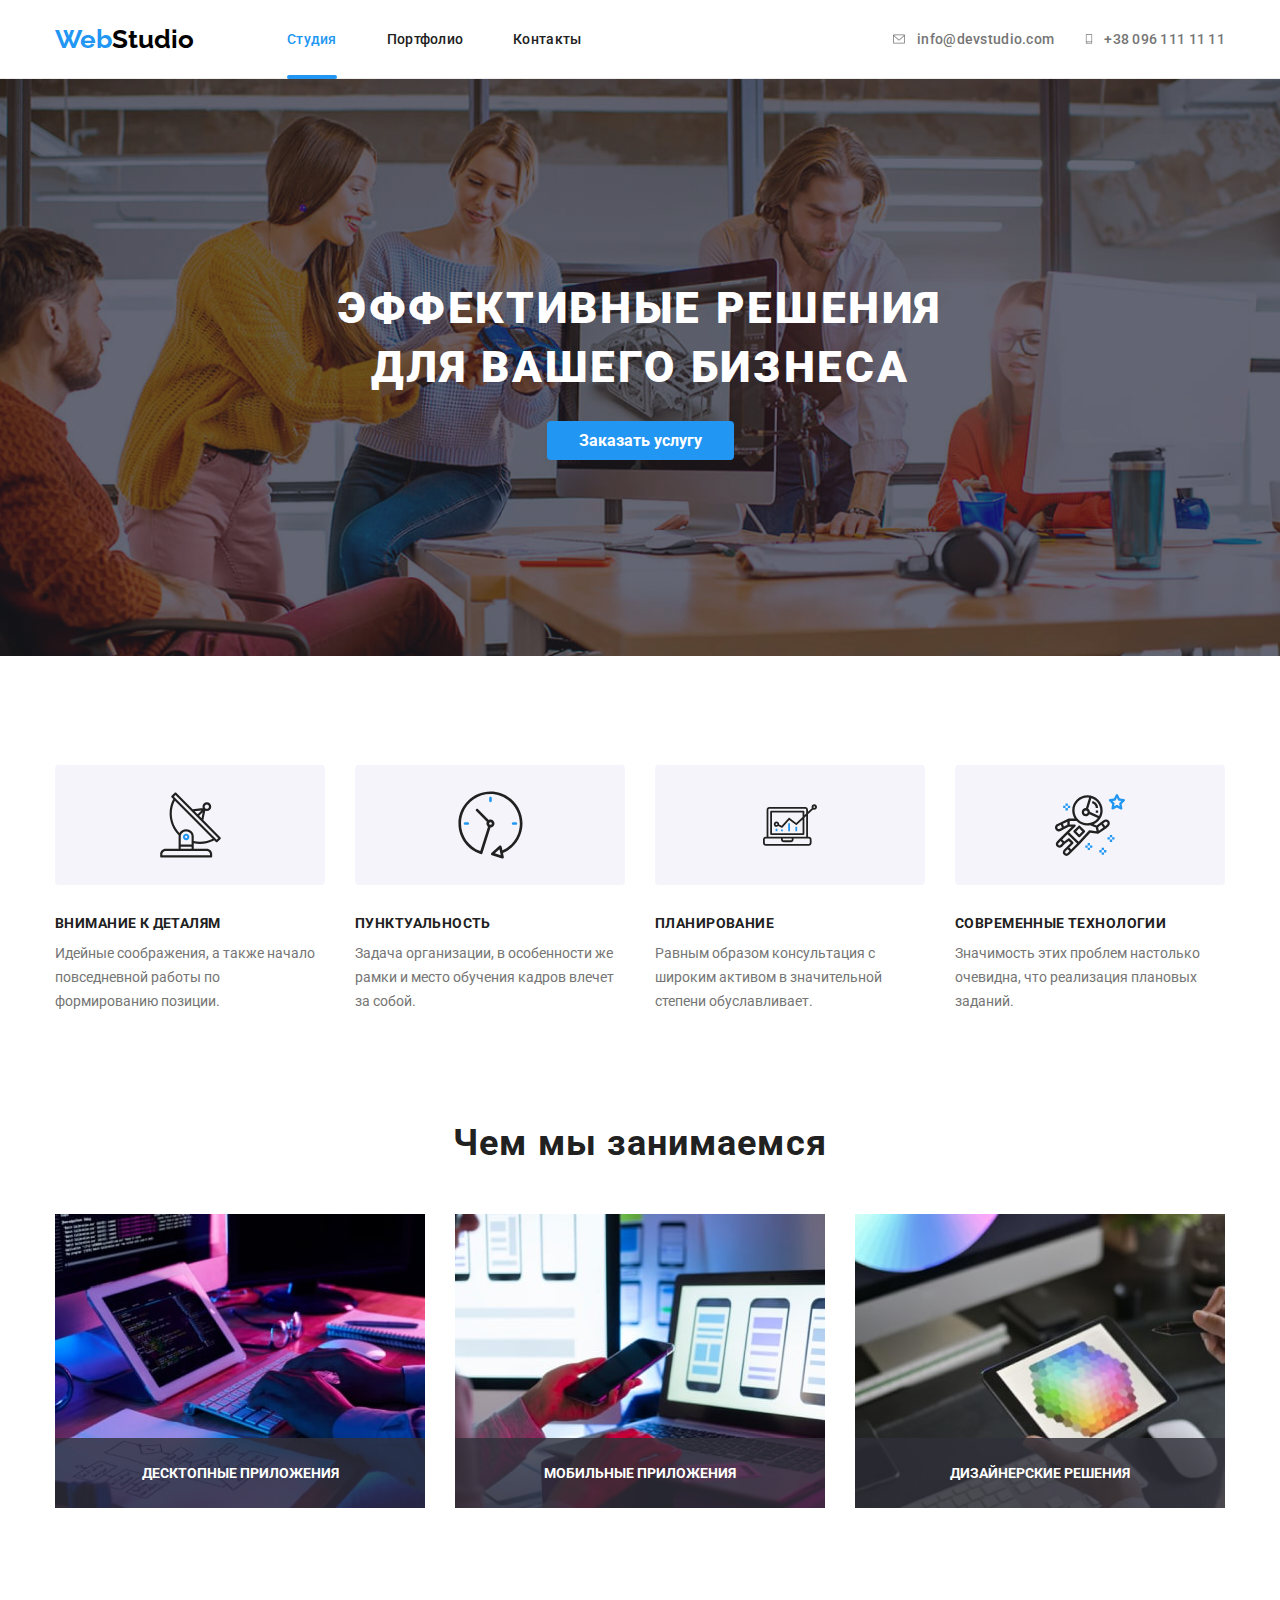
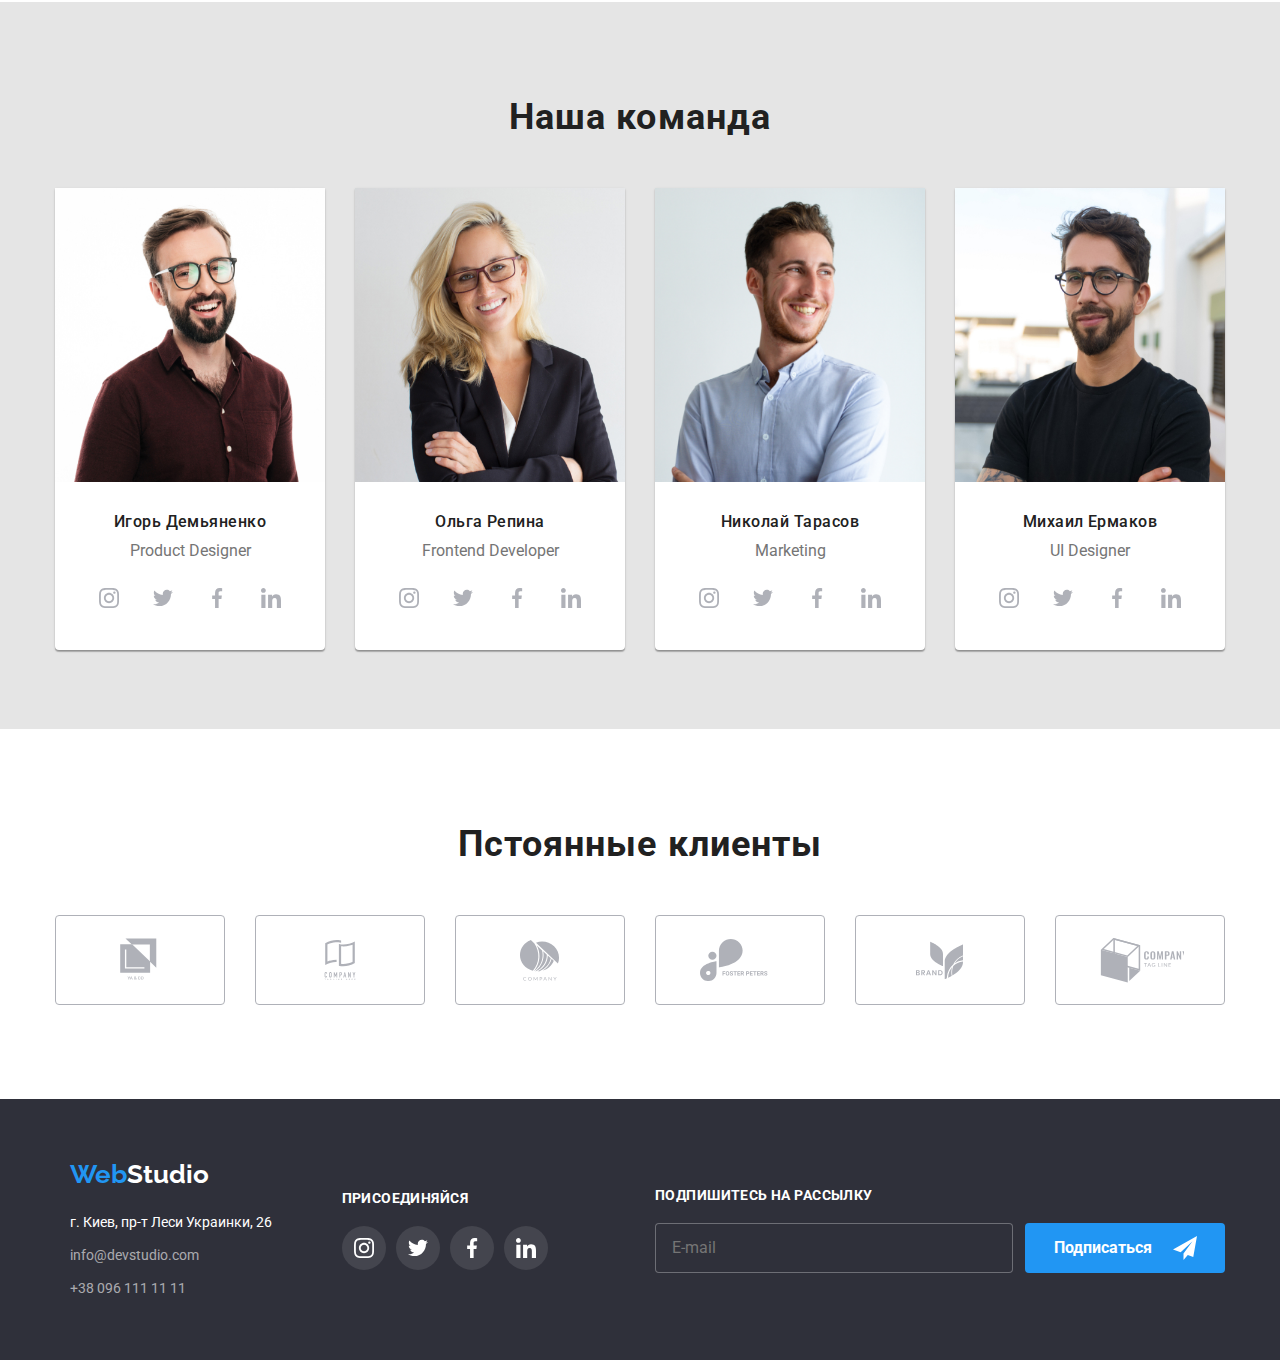
<file: index.html>
<!DOCTYPE html>
<html lang="ru">
  <head>
    <meta charset="UTF-8" />
    <meta name="viewport" content="width=device-width, initial-scale=1.0"/>
    <title>WebStudio</title>
    <link rel="preconnect" href="https://fonts.gstatic.com"/>
    <link href="https://fonts.googleapis.com/css2?family=Raleway:wght@700&family=Roboto:wght@400;500;700;900&display=swap"
      rel="stylesheet">
    <link rel="stylesheet" href="./css/main.min.css">  
  </head>

  <body>
    <header class="header">
    <div class="container header-container">
      <a class="link link-logo" href="./index.html"><span class="logo">Web</span>Studio</a>
      <div class="nav-container" data-menu>
      <nav class="main-nav">
        <ul class="site-nav list">
          <li class="item"><a class="link nav-link" id="activ-link" href="./index.html">Студия</a></li>
          <li class="item"><a class="link nav-link" href="./portfolio.html">Портфолио</a></li>
          <li class="item"><a class="link nav-link" href="#">Контакты</a></li>
        </ul>
      </nav>
      
      <address class="contacts">
        <a class="link contacts-link" href="mailto:info@devstudio.com"
          > <svg class="contacts-icon" width=16 height=12>
            <use href="./img/icon/symbol-defs.svg#icon-mail"></use>
          </svg> info@devstudio.com</a
        >
        <a class="link contacts-link" href="tel:+380961111111">
          <svg class="contacts-icon" width=10 height=16>
          <use href="./img/icon/symbol-defs.svg#icon-phone"></use>
        </svg>
        +38 096 111 11 11</a>
      </address>
     
      </div>
      <button type="button" class="menu-button" data-menu-button>
        <svg class="phon-icon" width=40 height=40>
          <use class="icon-menu" href="./img/icon/symbol-defs.svg#open-menu"></use>
          <use class="icon-cross" href="./img/icon/symbol-defs.svg#close-menu"></use>
        </svg>
      </button>
      </div>
    </header>
    <section class="hero-section">
      <!--order section-->
      <h1 class="meam-title">эффективные решения<br />для вашего бизнеса</h1>
      <a class="link button button-alt" data-modal-open href="#">Заказать услугу</a> 
      <!--/order section-->
    </section>
    
    <section class="about-us-section">
      <!--about us section-->
<div class="container">
      <ul class="list about-us-list">
        <li class="item">
          <div class="about-us-icon">
            <svg class="icon icon-antenna" width=65 height=70><use href="./img/icon/symbol-defs.svg#icon-antenna"></use></svg>
          </div>
          <h3 class="item-title">внимание к деталям</h3>
          <p class="about-us-text">
            Идейные соображения, а также
            начало повседневной работы по
            формированию позиции.
          </p>
        </li>
        <li class="item">
          <div class="about-us-icon">
            <svg class="icon icon-clock" width=67 height=70><use href="./img/icon/symbol-defs.svg#icon-clock"></use></svg>
          </div>
          <h3 class="item-title">пунктуальность</h3>
          <p class="about-us-text">
            Задача организации, в особенности
            же рамки и место обучения кадров
            влечет за собой.
          </p>
        </li>
        <li class="item">
          <div class="about-us-icon">
            <svg class="icon icon-diagram" width=70 height=54><use href="./img/icon/symbol-defs.svg#icon-diagram"></use></svg>
          </div>
          <h3 class="item-title">планирование</h3>
          <p class="about-us-text">
            Равным образом консультация с
            широким активом в значительной
            степени обуславливает.
          </p>
        </li>
        <li class="item">
          <div class="about-us-icon">
            <svg class="icon icon-astronaut" width=70 height=70><use href="./img/icon/symbol-defs.svg#icon-astronaut"></use></svg>
          </div>
          <h3 class="item-title">современные технологии</h3>
          <p class="about-us-text">
            Значимость этих проблем настолько
            очевидна, что реализация плановых
            заданий.
          </p>
        </li>
      </ul>
      </div>
      <!--/about us section-->
    </section>
    <section class="specialization-section">
      <!--specialization section-->
      <div class="container specialization-section-container">
      <h2 class="section-title">Чем мы занимаемся</h2>
      <ul class="list specialization-list">
        <li class="item">
          <img class="img-card"
            src="./img/Specialization/img1.jpg"
            alt="Разработка wed страниц"
            width="370"
            height="264"
          />
          <div class="item-container"><h3 class="item-title">Десктопные приложения</h3></div>
        </li>
        <li class="item">
          <img class="img-card"
            src="./img/Specialization/img2.jpg"
            alt="Разработка мобильных приложений"
            width="370"
            height="264"
          />
          <div class="item-container"><h3 class="item-title">Мобильные приложения</h3></div>
        </li>
        <li class="item">
          <img class="img-card"
            src="./img/Specialization/img3.jpg"
            alt="Web дизайн"
            width="370"
            height="264"
          />
          <div class="item-container"><h3 class="item-title">Дизайнерские решения</h3></div>
        </li>
      </ul>
      </div>
      <!--/specialization section-->
    </section>
    <section class="team-section">
      <!--our team section-->
      <div class="container">
      <h2 class="section-title">Наша команда</h2>
      <ul class="list team-section-list">
        <li class="item">
          
            <img class="img-card"
            srcset="./img/Team/Product-Designer2x.jpg 2x"
              src="./img/Team/Product-Designer.jpg"
              alt="Product Designer"
              
            />
            <h4 class="item-title">Игорь Демьяненко</h4>
            <p class="item-text">Product Designer</p>
            <ul class="list social-list">
              <li class="item"><a href="#" class="link button button-round"><svg class="icon icon-instagram" width=20 height=20><use href="./img/icon/symbol-defs.svg#icon-instagram"></use></svg></a></li>
              <li class="item"><a href="#" class="link button button-round"><svg class="icon icon-twitter" width=20 height=20><use href="./img/icon/symbol-defs.svg#icon-twitter"></use></svg></a></li>
              <li class="item"><a href="#" class="link button button-round"><svg class="icon icon-facebook" width=20 height=20><use href="./img/icon/symbol-defs.svg#icon-facebook"></use></svg></a></li>
              <li class="item"><a href="#" class="link button button-round"><svg class="icon icon-linkedin" width=20 height=20><use href="./img/icon/symbol-defs.svg#icon-linkedin"></use></svg></a></li>
            </ul>
          
        </li>
        <li class="item">
          
            <img class="img-card"
            srcset="./img/Team/Frontend-Developer2x.png 2x"
              src="./img/Team/Frontend-Developer.jpg"
              alt="Frontend Developer"
              
            />
            <h4 class="item-title">Ольга Репина</h4>
            <p class="item-text">Frontend Developer</p>
         <ul class="list social-list">
              <li class="item"><a href="#" class="link button button-round"><svg class="icon icon-instagram" width=20 height=20><use href="./img/icon/symbol-defs.svg#icon-instagram"></use></svg></a></li>
              <li class="item"><a href="#" class="link button button-round"><svg class="icon icon-twitter" width=20 height=20><use href="./img/icon/symbol-defs.svg#icon-twitter"></use></svg></a></li>
              <li class="item"><a href="#" class="link button button-round"><svg class="icon icon-facebook" width=20 height=20><use href="./img/icon/symbol-defs.svg#icon-facebook"></use></svg></a></li>
              <li class="item"><a href="#" class="link button button-round"><svg class="icon icon-linkedin" width=20 height=20><use href="./img/icon/symbol-defs.svg#icon-linkedin"></use></svg></a></li>
            </ul>
        </li>
        <li class="item">
          
            <img class="img-card"
            srcset="./img/Team/Marketing2x.jpg 2x"
              src="./img/Team/Marketing.jpg"
              alt="Marketing"
              
            />
            <h4 class="item-title">Николай Тарасов</h4>
            <p class="item-text">Marketing</p>
          <ul class="list social-list">
              <li class="item"><a href="#" class="link button button-round"><svg class="icon icon-instagram" width=20 height=20><use href="./img/icon/symbol-defs.svg#icon-instagram"></use></svg></a></li>
              <li class="item"><a href="#" class="link button button-round"><svg class="icon icon-twitter" width=20 height=20><use href="./img/icon/symbol-defs.svg#icon-twitter"></use></svg></a></li>
              <li class="item"><a href="#" class="link button button-round"><svg class="icon icon-facebook" width=20 height=20><use href="./img/icon/symbol-defs.svg#icon-facebook"></use></svg></a></li>
              <li class="item"><a href="#" class="link button button-round"><svg class="icon icon-linkedin" width=20 height=20><use href="./img/icon/symbol-defs.svg#icon-linkedin"></use></svg></a></li>
            </ul>
        </li>
        <li class="item">
          
            <img class="img-card"
            srcset="./img/Team/UI-Designer2x.jpg 2x"
              src="./img/Team/UI-Designer.jpg"
              alt="UI Designer"
              
            />
            <h4 class="item-title">Михаил Ермаков</h4>
            <p class="item-text">UI Designer</p>
          <ul class="list social-list">
              <li class="item"><a href="#" class="link button button-round"><svg class="icon icon-instagram" width=20 height=20><use href="./img/icon/symbol-defs.svg#icon-instagram"></use></svg></a></li>
              <li class="item"><a href="#" class="link button button-round"><svg class="icon icon-twitter" width=20 height=20><use href="./img/icon/symbol-defs.svg#icon-twitter"></use></svg></a></li>
              <li class="item"><a href="#" class="link button button-round"><svg class="icon icon-facebook" width=20 height=20><use href="./img/icon/symbol-defs.svg#icon-facebook"></use></svg></a></li>
              <li class="item"><a href="#" class="link button button-round"><svg class="icon icon-linkedin" width=20 height=20><use href="./img/icon/symbol-defs.svg#icon-linkedin"></use></svg></a></li>
            </ul>
        </li>
      </ul>
      </div>
      <!--/us team section-->
    </section>
    
    <section class="customers-section">
      <!--customers section-->
      <div class="container customers-container">
        <h2 class="customers-container-title">Пстоянные клиенты</h2>
        <ul class="list customers-list">
          <li class="item"><a href="#" class="link button button-customers"><svg class="icon icon-instagram" width=44 height=49>
                <use href="./img/icon/symbol-defs.svg#icon-logo-1"></use>
              </svg></a></li>
          <li class="item"><a href="#" class="link button button-customers"><svg class="icon icon-twitter" width=40 height=52>
                <use href="./img/icon/symbol-defs.svg#icon-logo-2"></use>
              </svg></a></li>
          <li class="item"><a href="#" class="link button button-customers"><svg class="icon icon-facebook" width=41 height=43>
                <use href="./img/icon/symbol-defs.svg#icon-logo-3"></use>
              </svg></a></li>
          <li class="item"><a href="#" class="link button button-customers"><svg class="icon icon-linkedin" width=80 height=42>
                <use href="./img/icon/symbol-defs.svg#icon-logo-4"></use>
              </svg></a></li>
          <li class="item"><a href="#" class="link button button-customers"><svg class="icon icon-linkedin" width=59 height=47>
                    <use href="./img/icon/symbol-defs.svg#icon-logo-5"></use>
                  </svg></a></li>
          <li class="item"><a href="#" class="link button button-customers"><svg class="icon icon-linkedin" width=88 height=45>
                        <use href="./img/icon/symbol-defs.svg#icon-logo-6"></use>
                      </svg></a></li>
          </ul>
      </div>
      <!--customers section-->
    </section>
    <footer>
      <div class="container footer-container">
        <div class="footer-ferst-container">
        <div class="address-container">
      <a class="link link-logo link-logo-alt"  href="./index.html"><span class="logo">Web</span>Studio</a>
      <address class="footer-address">
        <ul class="list footer-address-list">
        <li class="item"> г. Киев, пр-т Леси Украинки, 26</li>
        <li class="item"><a class="link" href="mailto:info@devstudio.com">info@devstudio.com</a></li>
        <li class="item"><a class="link" href="tel:+380961111111">+38 096 111 11 11</a></li>
        </ul>
      </address>
      </div>
      <div class="social-container">
        <h4 class="social-container-title">Присоединяйся</h4>
        <ul class="list social-list">
          <li class="item"><a href="#" class="link button button-round button-round-alt"><svg class="icon icon-instagram" width=20 height=20>
                <use href="./img/icon/symbol-defs.svg#icon-instagram"></use>
              </svg></a></li>
          <li class="item"><a href="#" class="link button button-round button-round-alt"><svg class="icon icon-twitter" width=20 height=20>
                <use href="./img/icon/symbol-defs.svg#icon-twitter"></use>
              </svg></a></li>
          <li class="item"><a href="#" class="link button button-round button-round-alt"><svg class="icon icon-facebook" width=20 height=20>
                <use href="./img/icon/symbol-defs.svg#icon-facebook"></use>
              </svg></a></li>
          <li class="item"><a href="#" class="link button button-round button-round-alt"><svg class="icon icon-linkedin" width=20 height=20>
                <use href="./img/icon/symbol-defs.svg#icon-linkedin"></use>
              </svg></a></li>
        </ul>
      </div>
      </div>
      <div class="form-container form-item">
        <h4 class="social-container-title">Подпишитесь на рассылку</h4>
        <form class="form-send" name="subscription-form" class="subscription-form">
          <input type="email" name="email" placeholder="E-mail" class="form-input form-send-input">
          <button class="button button-alt button-send" type="submit"> Подписаться 
            <svg class="send-icon" width=24 height=24>
            <use href="./img/icon/symbol-defs.svg#send"></use>
          </svg>
        </button>
        </form>
      </div>
      </div>
    </footer>
    <div data-modal class="backdrop is-hidden">
      <div class="modal">
        <button data-modal-close class="button-close">
        <svg width=30 height=30><use href="./img/icon/symbol-defs.svg#close"></use></svg>
        </button>
        <h2 class="modal-title">Оставьте свои данные, мы вам перезвоним</h2>
        <form class="modal-form">
<div class="form-item">
  <label class="form-field">
<span class="form-label">Имя</span>
<input type="text" name="name" class="form-input">
<svg class="icon form-icon" width=18 height=18>
  <use href="./img/icon/symbol-defs.svg#person"></use>
</svg>
</label>
</div>
<div class="form-item">
<label class="form-field">
  <span class="form-label">Телефон</span>
<input type="tel" name="phone" class="form-input">
<svg class="icon form-icon" width=18 height=18>
  <use href="./img/icon/symbol-defs.svg#phone"></use>
</svg>
</label>
</div>
<div class="form-item">
  <label class="form-field">
<span class="form-label">Почта</span>
<input type="email" name="email" class="form-input">
<svg class="icon form-icon" width=18 height=18>
  <use href="./img/icon/symbol-defs.svg#email"></use>
</svg>
</label>

</div>
<div class="form-item">
  <label class="form-field">
    <span class="form-label">Коментарий</span>
    <textarea name="Comment" rows="4" class="form-input textarea" placeholder="Введите текст"></textarea>
  </label>
</div>
<div class="form-checkbox">
  
<label class="form-policy" for="policy"> 
  <input class="checkbox" type="checkbox" name="policy" id="policy">
  <span class="icon-ceck"></span>
  Соглашаюсь с рассылкой и принимаю <a class="form-link" href="#">Условия договора</a></label>
</div>
<button class="button button-alt" type="submit">Отправить</button>

        </form>
      </div>
    </div>
    <script src="./js/modal.js"></script>
    <script src="./js/menu.js"></script>
  </body>
</html>
</file>
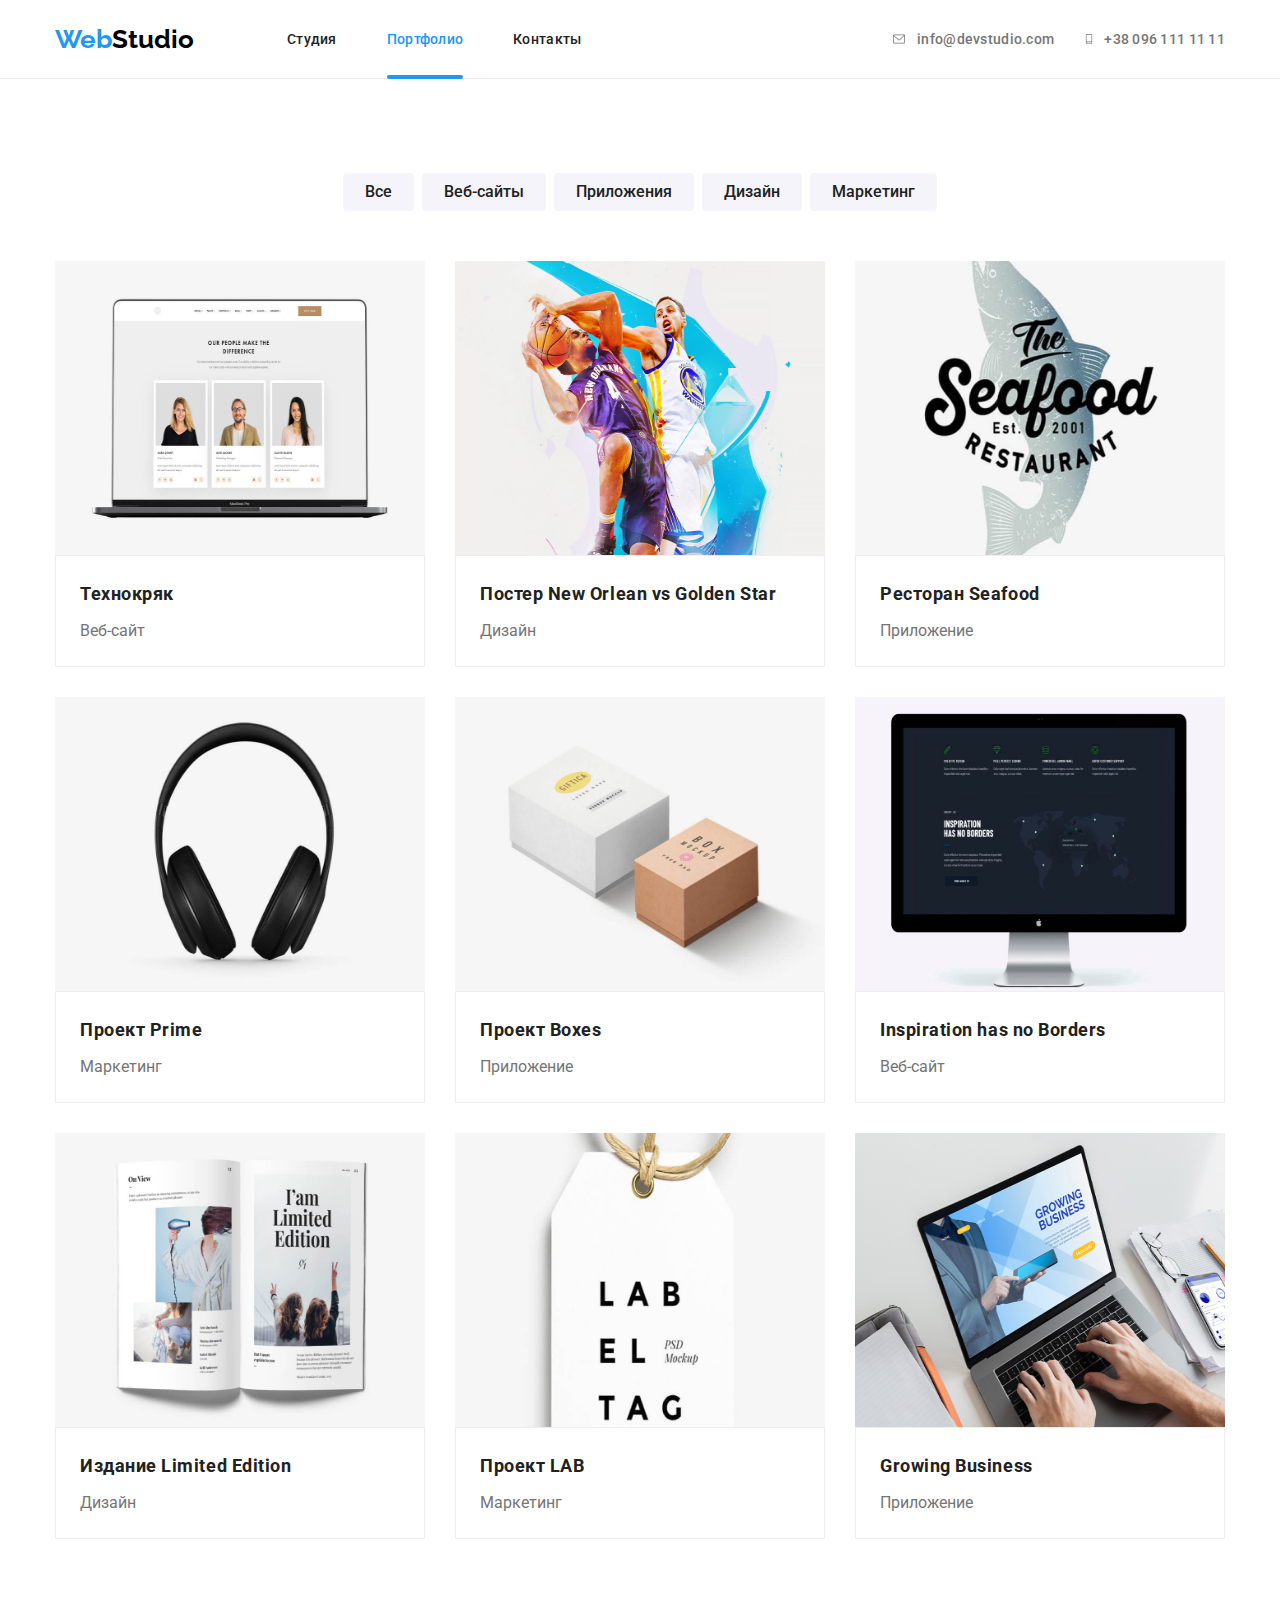
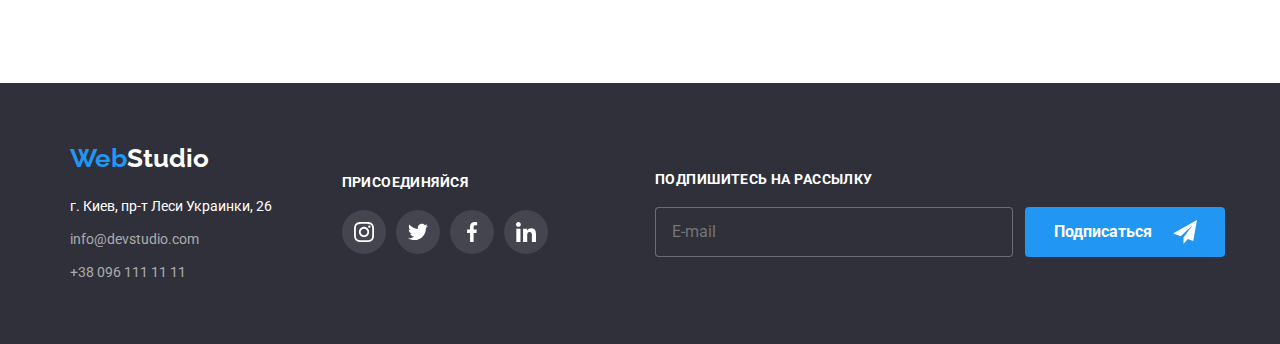
<file: portfolio.html>
<!DOCTYPE html>
<html lang="ru">
  <head>
    <meta charset="UTF-8" />
    <meta name="viewport" content="width=device-width, initial-scale=1.0" />
    <title>Portfolio</title>
    <link rel="preconnect" href="https://fonts.gstatic.com" />
    <link href="https://fonts.googleapis.com/css2?family=Raleway:wght@700&family=Roboto:wght@400;500;700;900&display=swap"
    rel="stylesheet"
    />
    <link rel="stylesheet" href="./css/main.min.css">
  </head>

  <body>
    <header class="header">
      <div class="container header-container">
        <a class="link link-logo" href="./index.html"><span class="logo">Web</span>Studio</a>
        <div class="nav-container" data-menu>
          <nav class="main-nav">
            <ul class="site-nav list">
              <li class="item"><a class="link nav-link" href="./index.html">Студия</a></li>
              <li class="item"><a class="link nav-link" id="activ-link"  href="./portfolio.html">Портфолио</a></li>
              <li class="item"><a class="link nav-link" href="#">Контакты</a></li>
            </ul>
          </nav>
    
          <address class="contacts">
            <a class="link contacts-link" href="mailto:info@devstudio.com"> <svg class="contacts-icon" width=16 height=12>
                <use href="./img/icon/symbol-defs.svg#icon-mail"></use>
              </svg> info@devstudio.com</a>
            <a class="link contacts-link" href="tel:+380961111111">
              <svg class="contacts-icon" width=10 height=16>
                <use href="./img/icon/symbol-defs.svg#icon-phone"></use>
              </svg>
              +38 096 111 11 11</a>
          </address>
    
        </div>
        <button type="button" class="menu-button" data-menu-button>
          <svg class="phon-icon" width=40 height=40>
            <use class="icon-menu" href="./img/icon/symbol-defs.svg#open-menu"></use>
            <use class="icon-cross" href="./img/icon/symbol-defs.svg#close-menu"></use>
          </svg>
        </button>
      </div>
    </header>
    <main>
      <div class="container portfolio-container">

      <ul class="list portfolio-button-list">
        <li class="item"><button class="button">Все</button></li>
        <li class="item"><button class="button">Веб-сайты</button></li>
        <li class="item"><button class="button">Приложения</button></li>
        <li class="item"><button class="button">Дизайн</button></li>
        <li class="item"><button class="button">Маркетинг</button></li>
      </ul>

      <ul class="list portfolio-card-list">
        <li class="portfolio-item">
            <a class="link portfolio-card" href="#">
              <div class="card-thumd">
              <img class="img-card"
              srcset="./img/portfolio/img1-2x.jpg 2x"
              src="./img/portfolio/img1.jpg"
              alt="Технокряк"
              
            />
            <div class="hover-transform"><p class="text-card">Технокряк это современная площадка распространения коронавируса. Компании используют эту платформу для цифрового шпионажа и атак на защищённые сервера конкурентов.</p></div>
            </div>
            <div class="card-deckription">
            <h2 class="card-title">Технокряк</h2>
            <p class="portfolio-card-text">Веб-сайт</p>
            </div>
            </a>
        </li>
        <li class="portfolio-item">
          <a class="link portfolio-card" href="#">
            <div class="card-thumd">
            <img class="img-card"
            srcset="./img/portfolio/img2-2x.jpg 2x"
              src="./img/portfolio/img2.jpg"
              alt="Постер New Orlean vs Golden Star"
              
            />
            <div class="hover-transform"><p class="text-card">Технокряк это современная площадка распространения коронавируса. Компании используют эту платформу для цифрового шпионажа и атак на защищённые сервера конкурентов.</p></div>
            </div>
            <div class="card-deckription">
            <h2 class="card-title">Постер New Orlean vs Golden Star</h2>
            <p class="portfolio-card-text">Дизайн</p>
            </div>
            </a>
        </li>
        <li class="portfolio-item">
          <a class="link portfolio-card" href="#">
            <div class="card-thumd">
            <img class="img-card"
            srcset="./img/portfolio/img3-2x.jpg 2x"
              src="./img/portfolio/img3.jpg"
              alt="Ресторан Seafood"
             
            />
            <div class="hover-transform"><p class="text-card">Технокряк это современная площадка распространения коронавируса. Компании используют эту платформу для цифрового шпионажа и атак на защищённые сервера конкурентов.</p></div>
            </div>
            <div class="card-deckription">
            <h2 class="card-title">Ресторан Seafood</h2>
            <p class="portfolio-card-text">Приложение</p>
            </div>
            </a>
        </li>
        <li class="portfolio-item">
          <a class="link portfolio-card" href="#">
            <div class="card-thumd">
            <img class="img-card"
            srcset="./img/portfolio/img4-2x.jpg 2x"
              src="./img/portfolio/img4.jpg"
              alt="Проект Prime"
              
            />
            <div class="hover-transform"><p class="text-card">Технокряк это современная площадка распространения коронавируса. Компании используют эту платформу для цифрового шпионажа и атак на защищённые сервера конкурентов.</p></div>
            </div>
            <div class="card-deckription">
            <h2 class="card-title">Проект Prime</h2>
            <p class="portfolio-card-text">Маркетинг</p>
            </div>
            </a>
        </li>
        <li class="portfolio-item">
          <a class="link portfolio-card" href="#">
            <div class="card-thumd">
            <img class="img-card"
            srcset="./img/portfolio/img5-2x.jpg 2x"
              src="./img/portfolio/img5.jpg"
              alt="Проект Boxes"
              
            />
            <div class="hover-transform"><p class="text-card">Технокряк это современная площадка распространения коронавируса. Компании используют эту платформу для цифрового шпионажа и атак на защищённые сервера конкурентов.</p></div>
            </div>
            <div class="card-deckription">
            <h2 class="card-title">Проект Boxes</h2>
            <p class="portfolio-card-text">Приложение</p>
            </div>
            </a>
        </li>
        <li class="portfolio-item">
          <a class="link portfolio-card" href="#">
            <div class="card-thumd">
            <img class="img-card"
            srcset="./img/portfolio/img6-2x.jpg 2x"
              src="./img/portfolio/img6.jpg"
              alt="Inspiration has no Borders"
             
            />
            <div class="hover-transform"><p class="text-card">Технокряк это современная площадка распространения коронавируса. Компании используют эту платформу для цифрового шпионажа и атак на защищённые сервера конкурентов.</p></div>
            </div>
            <div class="card-deckription">
            <h2 class="card-title">Inspiration has no Borders</h2>
            <p class="portfolio-card-text">Веб-сайт</p>
            </div>
            </a>
        </li>
        <li class="portfolio-item">
          <a class="link portfolio-card" href="#">
            <div class="card-thumd">
            <img class="img-card"
            srcset="./img/portfolio/img7-2x.jpg 2x"
              src="./img/portfolio/img7.jpg"
              alt="Издание Limited Edition"
              
            />
            <div class="hover-transform"><p class="text-card">Технокряк это современная площадка распространения коронавируса. Компании используют эту платформу для цифрового шпионажа и атак на защищённые сервера конкурентов.</p></div>
            </div>
            <div class="card-deckription">
            <h2 class="card-title">Издание Limited Edition</h2>
            <p class="portfolio-card-text">Дизайн</p>
            </div>
            </a>
        </li>
        <li class="portfolio-item">
          <a class="link portfolio-card" href="#">
            <div class="card-thumd">
            <img class="img-card" src="./img/portfolio/img8.jpg" 
            srcset="./img/portfolio/img8-2x.jpg 2x"
            alt="Проект LAB" />
            <div class="hover-transform"><p class="text-card">Технокряк это современная площадка распространения коронавируса. Компании используют эту платформу для цифрового шпионажа и атак на защищённые сервера конкурентов.</p></div>
            </div>
            <div class="card-deckription">
            <h2 class="card-title">Проект LAB</h2>
            <p class="portfolio-card-text">Маркетинг</p>
            </div>
            </a>
        </li>
        <li class="portfolio-item">
          <a class="link portfolio-card" href="#">
            <div class="card-thumd">
            <img class="img-card"
              src="./img/portfolio/img9.jpg"
              srcset="./img/portfolio/img9-2x.jpg 2x"
              alt="Growing Business"

              
            />
            <div class="hover-transform"><p class="text-card">Технокряк это современная площадка распространения коронавируса. Компании используют эту платформу для цифрового шпионажа и атак на защищённые сервера конкурентов.</p></div>
            </div>
            <div class="card-deckription">
            <h2 class="card-title">Growing Business</h2>
            <p class="portfolio-card-text">Приложение</p>
            </div>
            </a>
        </li>
      </ul>
      </div>
    </main>
<footer>
  <div class="container footer-container">
    <div class="footer-ferst-container">
      <div class="address-container">
        <a class="link link-logo link-logo-alt" href="./index.html"><span class="logo">Web</span>Studio</a>
        <address class="footer-address">
          <ul class="list footer-address-list">
            <li class="item"> г. Киев, пр-т Леси Украинки, 26</li>
            <li class="item"><a class="link" href="mailto:info@devstudio.com">info@devstudio.com</a></li>
            <li class="item"><a class="link" href="tel:+380961111111">+38 096 111 11 11</a></li>
          </ul>
        </address>
      </div>
      <div class="social-container">
        <h4 class="social-container-title">Присоединяйся</h4>
        <ul class="list social-list">
          <li class="item"><a href="#" class="link button button-round button-round-alt"><svg
                class="icon icon-instagram" width=20 height=20>
                <use href="./img/icon/symbol-defs.svg#icon-instagram"></use>
              </svg></a></li>
          <li class="item"><a href="#" class="link button button-round button-round-alt"><svg class="icon icon-twitter"
                width=20 height=20>
                <use href="./img/icon/symbol-defs.svg#icon-twitter"></use>
              </svg></a></li>
          <li class="item"><a href="#" class="link button button-round button-round-alt"><svg class="icon icon-facebook"
                width=20 height=20>
                <use href="./img/icon/symbol-defs.svg#icon-facebook"></use>
              </svg></a></li>
          <li class="item"><a href="#" class="link button button-round button-round-alt"><svg class="icon icon-linkedin"
                width=20 height=20>
                <use href="./img/icon/symbol-defs.svg#icon-linkedin"></use>
              </svg></a></li>
        </ul>
      </div>
    </div>
    <div class="form-container form-item">
      <h4 class="social-container-title">Подпишитесь на рассылку</h4>
      <form class="form-send" name="subscription-form" class="subscription-form">
        <input type="email" name="email" placeholder="E-mail" class="form-input form-send-input">
        <button class="button button-alt button-send" type="submit"> Подписаться
          <svg class="send-icon" width=24 height=24>
            <use href="./img/icon/symbol-defs.svg#send"></use>
          </svg>
        </button>
      </form>
    </div>
  </div>
</footer>
<script src="./js/menu.js"></script>
  </body>
</html>
</file>
<file: css/main.min.css>
/*! normalize.css v8.0.1 | MIT License | github.com/necolas/normalize.css */html{line-height:1.15;-webkit-text-size-adjust:100%}body{margin:0}main{display:block}h1{font-size:2em;margin:0.67em 0}hr{-webkit-box-sizing:content-box;box-sizing:content-box;height:0;overflow:visible}pre{font-family:monospace, monospace;font-size:1em}a{background-color:transparent}abbr[title]{border-bottom:none;text-decoration:underline;-webkit-text-decoration:underline dotted;text-decoration:underline dotted}b,strong{font-weight:bolder}code,kbd,samp{font-family:monospace, monospace;font-size:1em}small{font-size:80%}sub,sup{font-size:75%;line-height:0;position:relative;vertical-align:baseline}sub{bottom:-0.25em}sup{top:-0.5em}img{border-style:none}button,input,optgroup,select,textarea{font-family:inherit;font-size:100%;line-height:1.15;margin:0}button,input{overflow:visible}button,select{text-transform:none}button,[type="button"],[type="reset"],[type="submit"]{-webkit-appearance:button}button::-moz-focus-inner,[type="button"]::-moz-focus-inner,[type="reset"]::-moz-focus-inner,[type="submit"]::-moz-focus-inner{border-style:none;padding:0}button:-moz-focusring,[type="button"]:-moz-focusring,[type="reset"]:-moz-focusring,[type="submit"]:-moz-focusring{outline:1px dotted ButtonText}fieldset{padding:0.35em 0.75em 0.625em}legend{-webkit-box-sizing:border-box;box-sizing:border-box;color:inherit;display:table;max-width:100%;padding:0;white-space:normal}progress{vertical-align:baseline}textarea{overflow:auto}[type="checkbox"],[type="radio"]{-webkit-box-sizing:border-box;box-sizing:border-box;padding:0}[type="number"]::-webkit-inner-spin-button,[type="number"]::-webkit-outer-spin-button{height:auto}[type="search"]{-webkit-appearance:textfield;outline-offset:-2px}[type="search"]::-webkit-search-decoration{-webkit-appearance:none}::-webkit-file-upload-button{-webkit-appearance:button;font:inherit}details{display:block}summary{display:list-item}template{display:none}[hidden]{display:none}:root{--main-text-color: #757575;--header-text-color: #212121;--main-title-color: #ffffff;--title-color: #212121;--accent-color: #2196f3;--ferst-background-color: #e5e5e5;--second-background-color: #ffffff;--background-section-color: #2f303a;--logo-color: #000000;--address-color: rgba(255, 255, 255, 0.6);--partfolio-border-color: #eeeeee;--ferst-icon-color: #afb1b8;--background-icon-color: #f5f4fa;--footer-background-icon-color: #44454e;--specialization-title-background-color: rgba(47, 48, 58, 0.8);--backdrop-color: rgba(0, 0, 0, 0.2);--hover-card-background-color: rgba(33, 150, 243, 0.9);--animation: cubic-bezier(0.4, 0, 0.2, 1);--form-border-color: rgba(33, 33, 33, 0.2);--placeholder-color: rgba(117, 117, 117, 0.5);--checkbox-icon-color: rgba(33, 33, 33, 1);--form-send-color: rgba(255, 255, 255, 0.3)}*,*::before,*::after{-webkit-box-sizing:border-box;box-sizing:border-box}body{font-family:'Roboto', sans-serif}.link{font-style:normal;text-decoration:none}.list{margin-top:0px;margin-bottom:0px;padding:0px;list-style:none}.container{margin-left:auto;margin-right:auto;width:100%;padding-left:15px;padding-right:15px}@media screen and (min-width: 480px){.container{width:480px}}@media screen and (min-width: 768px){.container{width:768px}}@media screen and (min-width: 1200px){.container{width:1200px}}h1{margin-top:0px;margin-bottom:30px;color:var(--main-title-color);font-weight:900;font-size:26px;line-height:1.33em;text-transform:uppercase;text-align:center;letter-spacing:0.06em}@media screen and (min-width: 1200px){h1{font-size:44px}}h2{margin:0px;font-style:normal;font-weight:bold;font-size:28px;line-height:33px;text-align:center;letter-spacing:0.03em;color:var(--title-color)}@media screen and (min-width: 1200px){h2{font-size:36px;line-height:42px}}h3{margin:0px;font-style:normal;font-weight:500;font-size:16px;line-height:19px;color:var(--title-color)}h4{margin:0;font-style:normal;font-weight:500;font-size:16px;line-height:19px;text-align:center;letter-spacing:0.03em}.button{height:38px;padding:6px 22px;background-color:var(--background-icon-color);border-radius:4px;border:0px;color:var(--title-color);font-family:Roboto;font-style:normal;font-weight:500;font-size:16px;-webkit-transition:background-color 250ms var(--animation),color 250ms var(--animation);transition:background-color 250ms var(--animation),color 250ms var(--animation);cursor:pointer}.button:hover,.button:focus{background-color:var(--accent-color);border:0px;color:var(--main-title-color);-webkit-box-shadow:0px 3px 1px rgba(0,0,0,0.1),0px 1px 2px rgba(0,0,0,0.08),0px 2px 2px rgba(0,0,0,0.12);box-shadow:0px 3px 1px rgba(0,0,0,0.1),0px 1px 2px rgba(0,0,0,0.08),0px 2px 2px rgba(0,0,0,0.12);outline:none}.button-alt{min-width:200px;height:50px;padding:10px 32px;color:var(--main-title-color);background-color:var(--accent-color);font-weight:700;font-size:16px;line-height:30px}.button-alt:hover,.button-alt:focus{-webkit-box-shadow:none;box-shadow:none}.button-round{display:inline-block;padding:12px;width:44px;height:44px;border-radius:50%;background-color:var(--second-background-color);color:var(--ferst-icon-color)}.button-round-alt{background-color:var(--footer-background-icon-color);color:var(--main-title-color)}.social-list>.item+.item{margin-left:10px}.social-list{display:-webkit-box;display:-ms-flexbox;display:flex;margin-top:16px;-webkit-box-pack:center;-ms-flex-pack:center;justify-content:center}.button-send{position:relative;padding-left:29px;text-align:left}.button-send .send-icon{position:absolute;top:13px;right:28px}.button-customers{display:-webkit-box;display:-ms-flexbox;display:flex;height:90px;width:100%;-webkit-box-align:center;-ms-flex-align:center;align-items:center;-webkit-box-pack:center;-ms-flex-pack:center;justify-content:center;border:1px solid var(--ferst-icon-color);background-color:var(--second-background-color);color:var(--ferst-icon-color);-webkit-transition:border 250ms var(--animation),color 250ms var(--animation);transition:border 250ms var(--animation),color 250ms var(--animation)}.button-customers:hover,.button-customers:focus{border:1px solid var(--accent-color);background-color:var(--second-background-color);color:var(--accent-color);-webkit-box-shadow:none;box-shadow:none}.link-logo{display:inline-block;font-family:Raleway;font-style:normal;font-weight:700;font-size:26px;line-height:31px;color:var(--logo-color)}@media screen and (min-width: 768px){.link-logo{margin-right:88px}}@media screen and (min-width: 1200px){.link-logo{margin-right:93px}}.link-logo:visited{color:var(--logo-color)}.logo{color:var(--accent-color)}.link-logo-alt{margin-right:0;color:var(--main-title-color)}.link-logo-alt:visited{color:var(--main-title-color)}.menu-button{display:-webkit-inline-box;display:-ms-inline-flexbox;display:inline-flex;margin:0;padding:0;border:none;background-color:transparent;outline:none;-webkit-transition:color 250ms var(--animation);transition:color 250ms var(--animation)}.menu-button:hover{color:var(--accent-color)}@media screen and (min-width: 768px){.menu-button{display:none}}.menu-button .icon-cross{display:none}.is-open .icon-cross{display:block}@media screen and (min-width: 768px){.is-open .icon-cross{display:none}}.is-open .icon-menu{display:none}.form-input{position:relative;height:40px;padding-top:12px;padding-bottom:12px;border:1px solid var(--form-border-color);border-radius:4px;outline:none;font-size:14px;-webkit-transition:border 250ms var(--animation);transition:border 250ms var(--animation)}.form-input:focus-within,.form-input:hover{border:1px solid var(--accent-color)}.header{position:relative;border-bottom:1px solid #ececec}.header-container{display:-webkit-box;display:-ms-flexbox;display:flex;-webkit-box-align:center;-ms-flex-align:center;align-items:center;-webkit-box-pack:justify;-ms-flex-pack:justify;justify-content:space-between;padding-top:16px;padding-bottom:16px}@media screen and (min-width: 768px){.header-container{padding-top:0px;padding-bottom:0px}}.nav-container{display:none;position:absolute;width:100%;top:100%;left:0;padding:60px;text-align:center;background-color:var(--second-background-color)}@media screen and (min-width: 768px){.nav-container{display:-webkit-box;display:-ms-flexbox;display:flex;position:static;-webkit-box-pack:justify;-ms-flex-pack:justify;justify-content:space-between;padding:0;background-color:transparent}}.nav-container.is-open{display:block;z-index:2}@media screen and (min-width: 768px){.nav-container.is-open{display:-webkit-box;display:-ms-flexbox;display:flex}}@media screen and (min-width: 768px){.site-nav{display:-webkit-box;display:-ms-flexbox;display:flex}}.site-nav .link{display:inline-block;margin-bottom:40px;padding-bottom:8px;color:var(--header-text-color);font-weight:500;font-size:14px;line-height:16px;letter-spacing:0.02em;-webkit-transition:color 250ms var(--animation);transition:color 250ms var(--animation)}@media screen and (min-width: 768px){.site-nav .link{padding-top:31px;padding-bottom:31px;margin-bottom:0}}@media screen and (min-width: 768px){.site-nav .item:not(:last-child){margin-right:50px}}.site-nav .nav-link:hover,.site-nav .nav-link:focus{color:var(--accent-color)}.contacts-link{display:-webkit-box;display:-ms-flexbox;display:flex;-webkit-box-align:center;-ms-flex-align:center;align-items:center;color:var(--main-text-color);font-weight:500;font-size:14px;line-height:16px;letter-spacing:0.02em;-webkit-transition:color 250ms var(--animation);transition:color 250ms var(--animation)}.contacts-link:hover,.contacts-link:focus{color:var(--accent-color)}.contacts-link+.contacts-link{margin-top:16px}@media screen and (min-width: 768px){.contacts-link+.contacts-link{margin-top:10px}}@media screen and (min-width: 1200px){.contacts-link+.contacts-link{margin-top:0;margin-left:30px}}.contacts-icon{margin-right:10px}.nav-container .contacts{display:-webkit-box;display:-ms-flexbox;display:flex;-webkit-box-orient:vertical;-webkit-box-direction:normal;-ms-flex-direction:column;flex-direction:column;-webkit-box-align:center;-ms-flex-align:center;align-items:center;margin-top:20px}@media screen and (min-width: 768px){.nav-container .contacts{margin:0;-webkit-box-pack:center;-ms-flex-pack:center;justify-content:center}}@media screen and (min-width: 1200px){.nav-container .contacts{-webkit-box-orient:horizontal;-webkit-box-direction:normal;-ms-flex-direction:row;flex-direction:row}}#activ-link{position:relative;color:var(--accent-color)}#activ-link::after{position:absolute;left:0;bottom:-1px;content:'';width:100%;height:4px;border-radius:2px;background-color:var(--accent-color);opacity:1}.hero-section{padding-top:200px;padding-bottom:200px;margin-left:auto;margin-right:auto;background-color:var(--background-section-color);text-align:center;background-image:-webkit-gradient(linear, left top, right top, from(rgba(47,48,58,0.4)), to(rgba(47,48,58,0.4))),url("../img/background-hero-m.jpg");background-image:linear-gradient(to right, rgba(47,48,58,0.4), rgba(47,48,58,0.4)),url("../img/background-hero-m.jpg");background-size:cover;background-position:center}@media screen and (min-device-pixel-ratio: 2), screen and (-webkit-min-device-pixel-ratio: 2), screen and (min-resolution: 192dpi), screen and (min-resolution: 2dppx){.hero-section{background-image:-webkit-gradient(linear, left top, right top, from(rgba(47,48,58,0.4)), to(rgba(47,48,58,0.4))),url("../img/background-hero-m2x.jpg");background-image:linear-gradient(to right, rgba(47,48,58,0.4), rgba(47,48,58,0.4)),url("../img/background-hero-m2x.jpg")}}@media screen and (min-width: 768px){.hero-section{background-image:-webkit-gradient(linear, left top, right top, from(rgba(47,48,58,0.4)), to(rgba(47,48,58,0.4))),url("../img/background-hero-t.jpg");background-image:linear-gradient(to right, rgba(47,48,58,0.4), rgba(47,48,58,0.4)),url("../img/background-hero-t.jpg")}}@media screen and (min-width: 768px) and (min-device-pixel-ratio: 2), screen and (min-width: 768px) and (-webkit-min-device-pixel-ratio: 2), screen and (min-width: 768px) and (min-resolution: 192dpi), screen and (min-width: 768px) and (min-resolution: 2dppx){.hero-section{background-image:-webkit-gradient(linear, left top, right top, from(rgba(47,48,58,0.4)), to(rgba(47,48,58,0.4))),url("../img/background-hero-t2x.jpg");background-image:linear-gradient(to right, rgba(47,48,58,0.4), rgba(47,48,58,0.4)),url("../img/background-hero-t2x.jpg")}}@media screen and (min-width: 1200px){.hero-section{background-image:-webkit-gradient(linear, left top, right top, from(rgba(47,48,58,0.4)), to(rgba(47,48,58,0.4))),url("../img/background-hero.jpg");background-image:linear-gradient(to right, rgba(47,48,58,0.4), rgba(47,48,58,0.4)),url("../img/background-hero.jpg")}}@media screen and (min-width: 1200px) and (min-device-pixel-ratio: 2), screen and (min-width: 1200px) and (-webkit-min-device-pixel-ratio: 2), screen and (min-width: 1200px) and (min-resolution: 192dpi), screen and (min-width: 1200px) and (min-resolution: 2dppx){.hero-section{background-image:-webkit-gradient(linear, left top, right top, from(rgba(47,48,58,0.4)), to(rgba(47,48,58,0.4))),url("../img/background-hero2x.jpg");background-image:linear-gradient(to right, rgba(47,48,58,0.4), rgba(47,48,58,0.4)),url("../img/background-hero2x.jpg")}}.about-us-section{background-color:var(--second-background-color)}.about-us-section .container{padding-top:60px;padding-bottom:60px;padding-left:0px;padding-right:0px}@media screen and (min-width: 1200px){.about-us-section .container{padding-top:94px;padding-bottom:94px}}@media screen and (min-width: 768px){.about-us-list{display:-webkit-box;display:-ms-flexbox;display:flex;-ms-flex-wrap:wrap;flex-wrap:wrap}.about-us-list .item{width:calc((100% - 30px * 2) / 2)}}@media screen and (min-width: 1200px){.about-us-list .item{width:calc((100% - 30px * 4) / 4)}}.about-us-list .item{margin:15px}.about-us-section .item-title{margin-top:0px;margin-bottom:10px;text-align:center;color:var(--title-color);font-weight:700;font-size:14px;line-height:16px;letter-spacing:0.03em;text-transform:uppercase}@media screen and (min-width: 768px){.about-us-section .item-title{text-align:start}}.about-us-text{margin-top:0px;margin-bottom:0px;color:var(--main-text-color);font-weight:400;font-size:14px;line-height:24px}.about-us-icon{display:-webkit-box;display:-ms-flexbox;display:flex;-webkit-box-align:center;-ms-flex-align:center;align-items:center;width:100%;height:120px;margin-bottom:30px;background:var(--background-icon-color);border-radius:4px}.about-us-icon .icon{display:block;margin-left:auto;margin-right:auto;margin-top:auto;margin-bottom:auto}.specialization-section{background-color:var(--second-background-color)}@media screen and (max-width: 1199px){.specialization-section{display:none}}.specialization-section-container{text-align:center;padding-bottom:94px}.specialization-list{display:-webkit-box;display:-ms-flexbox;display:flex}.specialization-list .item+.item{margin-left:30px}.specialization-list .item{position:relative;width:calc((100%-30px * 2) / 3)}.img-card{display:block}.specialization-list .img-card{width:100%}.specialization-section .section-title{margin-bottom:50px}.specialization-list .item-container{position:absolute;left:0;bottom:0;width:100%;padding-top:27px;padding-bottom:27px;background-color:var(--specialization-title-background-color)}.specialization-list .item-title{font-weight:bold;font-size:14px;line-height:16px;text-align:center;text-transform:uppercase;color:var(--main-title-color)}.team-section{background-color:var(--ferst-background-color)}.team-section .container{padding-top:60px;padding-bottom:45px;padding-right:0;padding-left:0;text-align:center}@media screen and (min-width: 1200px){.team-section .container{padding-top:94px;padding-bottom:79px}}.team-section .section-title{margin-bottom:30px}@media screen and (min-width: 1200px){.team-section .section-title{margin-bottom:50px}}.team-section-list{margin-top:-15px;margin-bottom:-15px}@media screen and (min-width: 768px){.team-section-list{display:-webkit-box;display:-ms-flexbox;display:flex;-ms-flex-wrap:wrap;flex-wrap:wrap}}@media screen and (min-width: 1200px){.team-section-list{-ms-flex-wrap:nowrap;flex-wrap:nowrap}}.team-section-list>.item{margin:15px;width:calc(100%-30px);padding-bottom:30px;background-color:var(--main-title-color);-webkit-box-shadow:0px 1px 3px rgba(0,0,0,0.12),0px 1px 1px rgba(0,0,0,0.14),0px 2px 1px rgba(0,0,0,0.2);box-shadow:0px 1px 3px rgba(0,0,0,0.12),0px 1px 1px rgba(0,0,0,0.14),0px 2px 1px rgba(0,0,0,0.2);border-radius:0px 0px 4px 4px}@media screen and (min-width: 768px){.team-section-list>.item{width:calc((100% - 30px * 2) / 2)}}@media screen and (min-width: 1200px){.team-section-list>.item{width:calc((100% - 30px * 4) / 4)}}.team-section-list .img-card{width:100%;margin:0}.team-section .item-title{margin-top:30px;margin-bottom:10px;color:var(--title-color)}.team-section .item-text{margin-top:0px;margin-bottom:0px;color:var(--main-text-color);font-weight:400;font-size:16px;line-height:19px}.customers-container{padding-left:0;padding-right:0;padding-top:60px;padding-bottom:60px}@media screen and (min-width: 1200px){.customers-container{padding-top:94px;padding-bottom:94px}}.customers-container-title{margin-bottom:30px}@media screen and (min-width: 1200px){.customers-container-title{margin-bottom:50px}}.customers-list{display:-webkit-box;display:-ms-flexbox;display:flex;-ms-flex-wrap:wrap;flex-wrap:wrap;margin-top:-15px;margin-bottom:-15px}.customers-list .item{margin:15px;width:calc((100% - 30px * 2) / 2)}@media screen and (min-width: 768px){.customers-list .item{width:calc((100% - 30px * 3) / 3)}}@media screen and (min-width: 1200px){.customers-list .item{width:calc((100% - 30px * 6) / 6)}}footer{padding-top:60px;padding-bottom:60px;background-color:var(--background-section-color)}.footer-container{text-align:center}@media screen and (min-width: 1200px){.footer-container{display:-webkit-box;display:-ms-flexbox;display:flex;-webkit-box-align:center;-ms-flex-align:center;align-items:center;-webkit-box-pack:center;-ms-flex-pack:center;justify-content:center}}@media screen and (min-width: 768px){.footer-ferst-container{display:-webkit-box;display:-ms-flexbox;display:flex;-webkit-box-pack:center;-ms-flex-pack:center;justify-content:center;-webkit-box-align:start;-ms-flex-align:start;align-items:flex-start;width:100%}}@media screen and (min-width: 1200px){.footer-ferst-container{-webkit-box-align:center;-ms-flex-align:center;align-items:center}}.address-container{text-align:center}@media screen and (min-width: 1200px){.address-container{text-align:start}}.footer-address{margin-top:20px;font-style:normal;color:var(--main-title-color);font-weight:400;font-size:14px;line-height:24px}.footer-address-list .item+.item{margin-top:9px}.footer-address .link{color:var(--address-color)}.social-container{margin-top:60px}@media screen and (min-width: 768px){.social-container{margin-top:0;margin-left:165px}}@media screen and (min-width: 1200px){.social-container{margin-left:70px}}.social-container-title{font-weight:bold;font-size:14px;line-height:16px;text-transform:uppercase;color:var(--main-title-color)}@media screen and (min-width: 1200px){.social-container-title{text-align:start}}.social-container .social-list{margin-top:20px}.form-container{margin-top:60px}@media screen and (min-width: 1200px){.form-container{margin-top:0;margin-left:93px}}.form-send{margin-top:20px}@media screen and (min-width: 768px){.form-send{display:-webkit-box;display:-ms-flexbox;display:flex;-webkit-box-orient:vertical;-webkit-box-direction:normal;-ms-flex-direction:column;flex-direction:column;-webkit-box-align:center;-ms-flex-align:center;align-items:center}}@media screen and (min-width: 1200px){.form-send{-webkit-box-orient:horizontal;-webkit-box-direction:normal;-ms-flex-direction:row;flex-direction:row}}.form-send-input{width:100%;height:50px;margin-bottom:20px;padding-left:16px;border:1px solid var(--form-send-color);color:var(--form-send-color);background-color:var(--background-section-color);font-size:16px;line-height:20px}@media screen and (min-width: 768px){.form-send-input{width:450px}}@media screen and (min-width: 1200px){.form-send-input{margin-bottom:0;margin-right:12px;width:358px}}.form-send input:-webkit-autofill{-webkit-box-shadow:0 0 0 30px var(--background-section-color) inset;-webkit-text-fill-color:var(--form-send-color)}.backdrop{position:fixed;left:0;top:0;padding:95px 15px;width:100%;height:100%;background-color:var(--backdrop-color);opacity:1;-webkit-transition:opacity 250ms var(--animation);transition:opacity 250ms var(--animation);overflow-y:scroll}.is-hidden{opacity:0;pointer-events:none}.is-hidden .modal{-webkit-transform:translate(-50%, -50%) skew(60deg);transform:translate(-50%, -50%) skew(60deg)}.modal{position:relative;width:100%;padding:40px;background-color:var(--second-background-color);-webkit-transition:-webkit-transform 250ms var(--animation);transition:-webkit-transform 250ms var(--animation);transition:transform 250ms var(--animation);transition:transform 250ms var(--animation), -webkit-transform 250ms var(--animation)}@media screen and (min-width: 768px){.modal{position:absolute;left:50%;top:50%;width:450px;-webkit-transform:translate(-50%, -50%);transform:translate(-50%, -50%)}}@media screen and (min-width: 1200px){.modal{width:528px;-webkit-transform:translate(-50%, -50%);transform:translate(-50%, -50%)}}.button-close{position:absolute;right:16px;top:8px;width:30px;height:30px;background-color:var(--second-background-color);outline:none;border:0px;-webkit-transition:color 250ms var(--animation);transition:color 250ms var(--animation)}.button-close:hover,.button-close:focus{color:var(--accent-color)}.modal-title{margin-top:0px;margin-bottom:12px;font-weight:bold;font-size:20px;line-height:30px;text-align:center;letter-spacing:0.03em;color:var(--header-text-color)}@media screen and (min-width: 1200px){.modal-title{line-height:23px}}.form-field{display:-webkit-box;display:-ms-flexbox;display:flex;-webkit-box-orient:vertical;-webkit-box-direction:normal;-ms-flex-direction:column;flex-direction:column}.form-label{margin-bottom:4px;font-weight:normal;font-size:12px;line-height:14px;letter-spacing:0.01em;color:var(--main-text-color)}.form-field .form-input{width:100%;padding-left:42px}.form-item{position:relative;-webkit-transition:solid 250ms var(--animation),color 250ms var(--animation);transition:solid 250ms var(--animation),color 250ms var(--animation)}.form-item:focus-within,.form-item:hover{color:var(--accent-color)}.form-item .icon{position:absolute;bottom:11px;left:12px}.form-item+.form-item{margin-top:10px}.form-field .textarea{resize:none;height:120px;padding:16px 12px 12px 16px;border-radius:4px;font-size:14px}.form-field .textarea::-webkit-input-placeholder{font-family:Roboto;font-style:normal;font-weight:normal;font-size:14px;line-height:16px;letter-spacing:0.01em;color:var(--placeholder-color)}.form-field .textarea:-ms-input-placeholder{font-family:Roboto;font-style:normal;font-weight:normal;font-size:14px;line-height:16px;letter-spacing:0.01em;color:var(--placeholder-color)}.form-field .textarea::-ms-input-placeholder{font-family:Roboto;font-style:normal;font-weight:normal;font-size:14px;line-height:16px;letter-spacing:0.01em;color:var(--placeholder-color)}.form-field .textarea::placeholder{font-family:Roboto;font-style:normal;font-weight:normal;font-size:14px;line-height:16px;letter-spacing:0.01em;color:var(--placeholder-color)}.form-link{font-weight:normal;font-size:12px;line-height:14px;letter-spacing:0.03em;color:var(--accent-color)}@media screen and (min-width: 1200px){.form-link{font-size:14px;line-height:24px}}.form-policy{font-weight:normal;font-size:12px;line-height:14px;letter-spacing:0.03em;color:var(--main-text-color)}@media screen and (min-width: 1200px){.form-policy{font-size:14px;line-height:24px}}.form-checkbox{margin-top:20px}.modal-form .button{margin-top:30px;margin-left:25%}.portfolio-container{padding:60px 15px}@media screen and (min-width: 1200px){.portfolio-container{padding:94px 15px}}.portfolio-button-list{display:-webkit-box;display:-ms-flexbox;display:flex;-ms-flex-wrap:wrap;flex-wrap:wrap;-webkit-box-align:start;-ms-flex-align:start;align-items:flex-start;margin-right:-8px;margin-bottom:-15px}@media screen and (min-width: 768px){.portfolio-button-list{-webkit-box-pack:center;-ms-flex-pack:center;justify-content:center;margin-left:0}}.portfolio-button-list .item{margin-right:8px;margin-bottom:15px}.portfolio-card-list{margin:25px -15px}@media screen and (min-width: 768px){.portfolio-card-list{display:-webkit-box;display:-ms-flexbox;display:flex;-ms-flex-wrap:wrap;flex-wrap:wrap;-webkit-box-align:start;-ms-flex-align:start;align-items:flex-start}}@media screen and (min-width: 1200px){.portfolio-card-list{margin:35px -15px}}.portfolio-card{display:block;text-decoration:none;position:relative;color:var(--main-text-color);font-weight:400;font-size:16px;-webkit-transition:-webkit-box-shadow 250ms var(--animation),-webkit-transform 250ms var(--animation);transition:-webkit-box-shadow 250ms var(--animation),-webkit-transform 250ms var(--animation);transition:box-shadow 250ms var(--animation),transform 250ms var(--animation);transition:box-shadow 250ms var(--animation),transform 250ms var(--animation),-webkit-box-shadow 250ms var(--animation),-webkit-transform 250ms var(--animation)}.portfolio-card:focus,.portfolio-card:hover{-webkit-box-shadow:0px 1px 1px rgba(0,0,0,0.12),0px 4px 4px rgba(0,0,0,0.06),1px 4px 6px rgba(0,0,0,0.16);box-shadow:0px 1px 1px rgba(0,0,0,0.12),0px 4px 4px rgba(0,0,0,0.06),1px 4px 6px rgba(0,0,0,0.16)}.img-card{width:100%}@media screen and (min-width: 768px){.img-card{height:294px}}.card-deckription{padding-top:20px;padding-bottom:20px;padding-left:24px;background-color:var(--main-title-color);border:1px solid var(--partfolio-border-color)}.portfolio-card-list .portfolio-item{width:calc(100% - 30px);margin:15px}@media screen and (min-width: 768px){.portfolio-card-list .portfolio-item{width:calc((100% - 30px * 2) / 2)}}@media screen and (min-width: 1200px){.portfolio-card-list .portfolio-item{width:calc((100% - 30px * 3) / 3)}}.card-title{margin-bottom:4px;color:var(--title-color);font-weight:700;font-size:18px;line-height:36px;text-align:start}.portfolio-card-list .portfolio-card .portfolio-card-text{margin-top:0px;margin-bottom:0px;line-height:30px;color:var(--main-text-color)}.card-thumd{position:relative;overflow:hidden}.hover-transform{position:absolute;padding-top:64px;padding-bottom:63px;padding-left:24px;padding-right:24px;background-color:var(--hover-card-background-color);-webkit-transition:-webkit-transform 250ms var(--animation);transition:-webkit-transform 250ms var(--animation);transition:transform 250ms var(--animation);transition:transform 250ms var(--animation), -webkit-transform 250ms var(--animation)}.hover-transform .text-card{font-weight:normal;margin:0;font-size:18px;line-height:28px;letter-spacing:0.03em;color:var(--main-title-color);-webkit-transform:translatey(0%);transform:translatey(0%)}.portfolio-card:focus .hover-transform,.portfolio-card:hover .hover-transform{-webkit-transform:translatey(-100%);transform:translatey(-100%)}
/*# sourceMappingURL=main.min.css.map */
</file>
